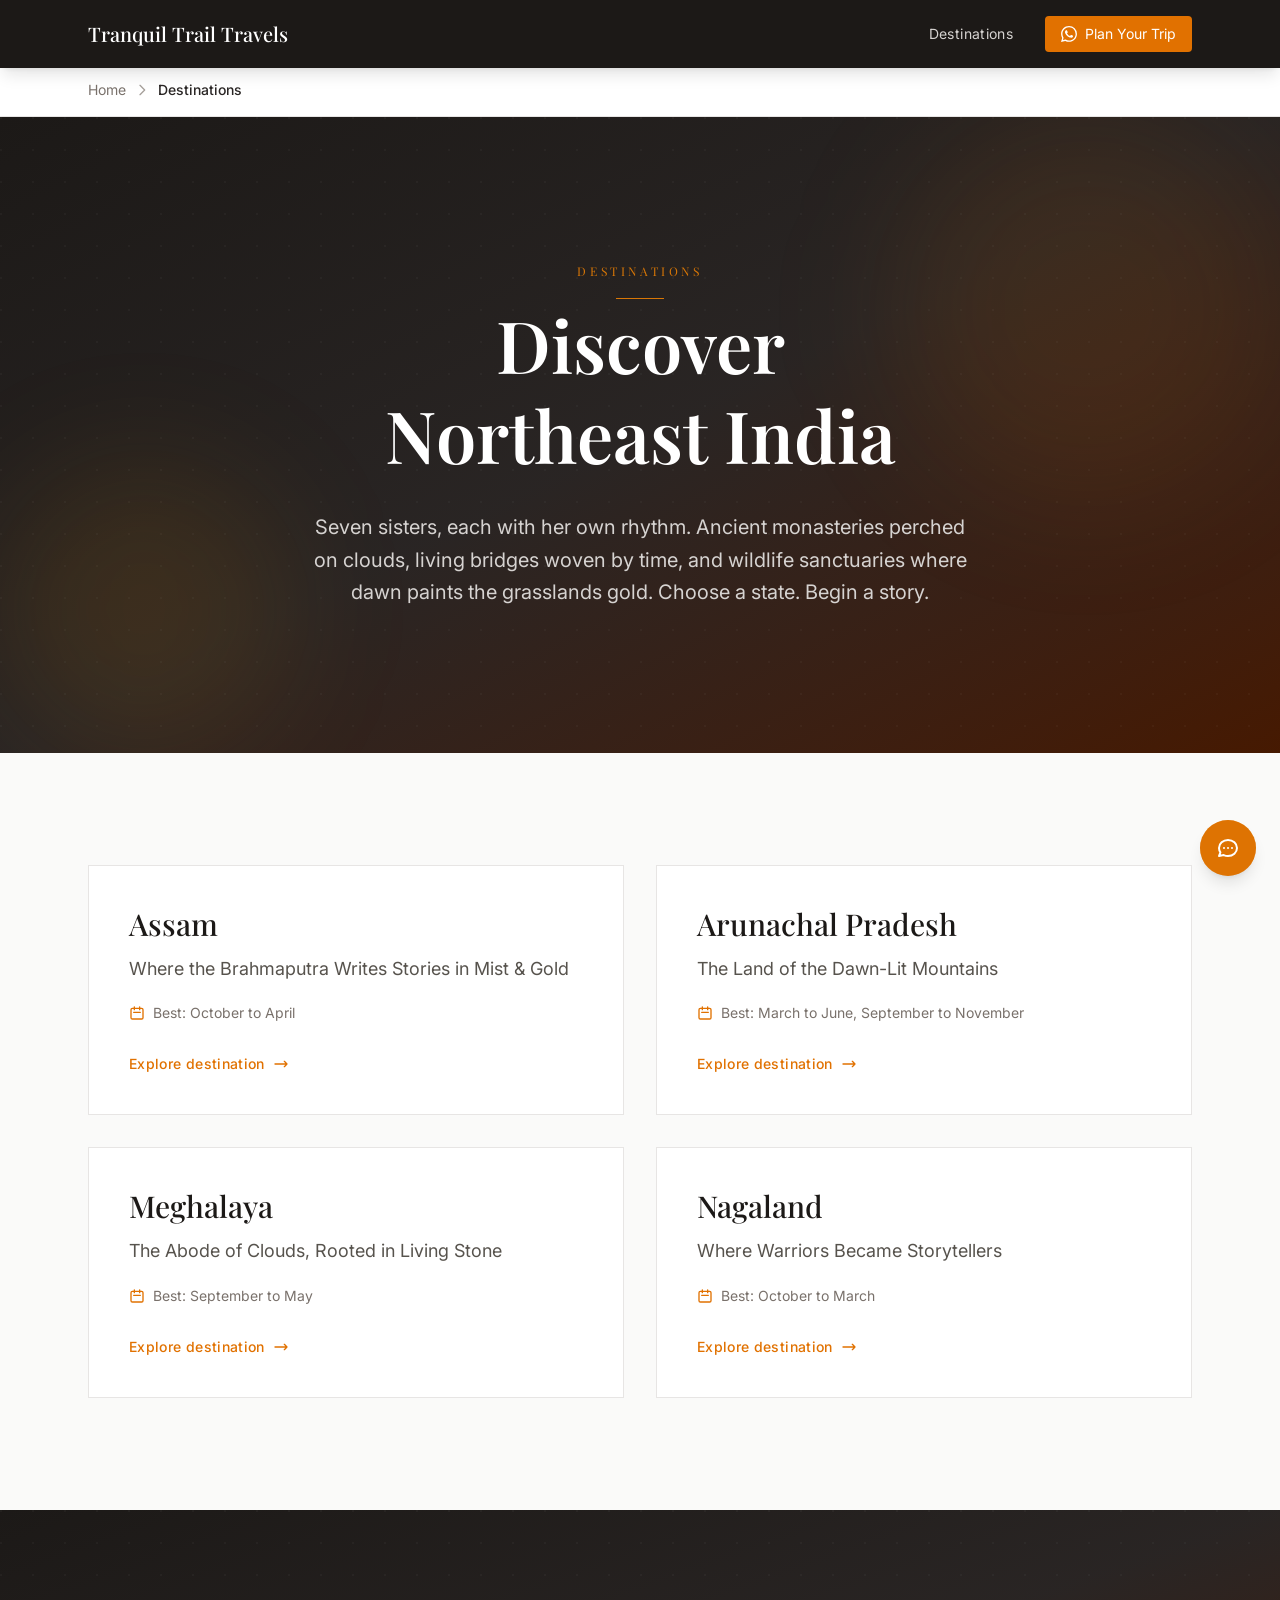
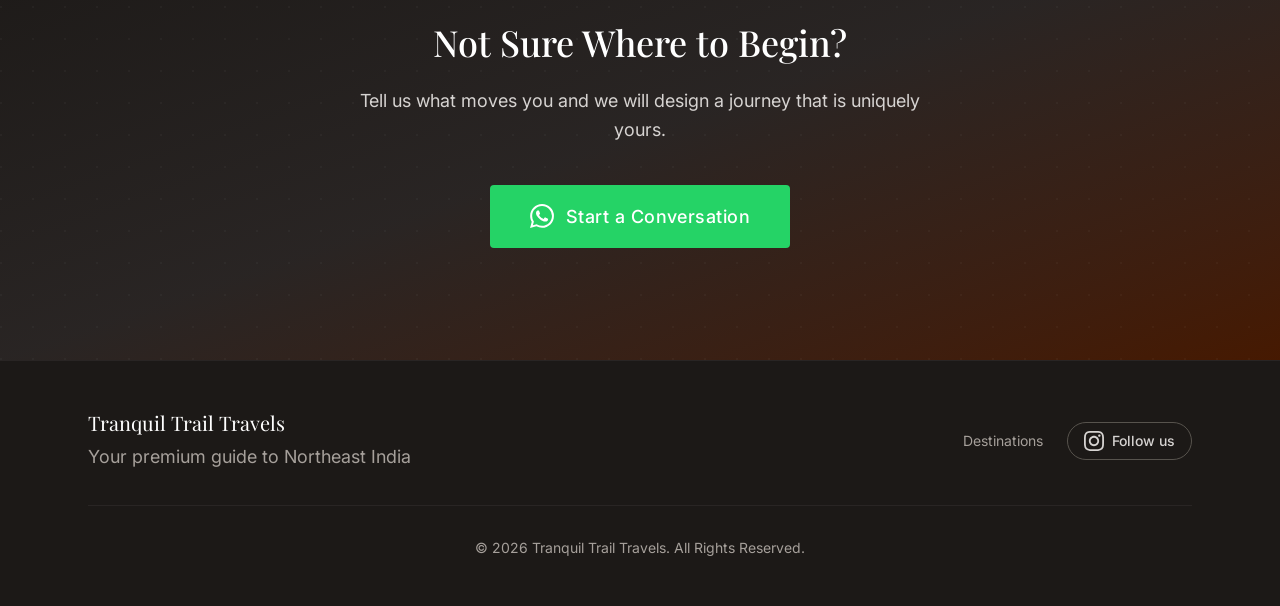
<file: destinations/index.html>
<!DOCTYPE html><html lang="en"> <head><meta charset="UTF-8"><meta name="viewport" content="width=device-width, initial-scale=1"><meta name="description" content="Discover curated journeys through Assam, Arunachal Pradesh, Meghalaya &#38; Nagaland. Premium travel experiences in Northeast India's most extraordinary landscapes."><meta name="generator" content="Astro v5.16.16"><!-- Canonical URL --><link rel="canonical" href="https://tranquiltrailtravels.com/destinations/"><!-- Favicons --><link rel="icon" type="image/svg+xml" href="/favicon.svg"><link rel="icon" type="image/x-icon" href="/favicon.ico"><!-- Open Graph --><meta property="og:type" content="website"><meta property="og:url" content="https://tranquiltrailtravels.com/destinations/"><meta property="og:title" content="Explore Northeast India Destinations | Tranquil Trail Travels"><meta property="og:description" content="Discover curated journeys through Assam, Arunachal Pradesh, Meghalaya &#38; Nagaland. Premium travel experiences in Northeast India's most extraordinary landscapes."><meta property="og:image" content="https://tranquiltrailtravels.com/og-image.jpg"><meta property="og:site_name" content="Tranquil Trail Travels"><meta property="og:locale" content="en_IN"><!-- Twitter Card --><meta name="twitter:card" content="summary_large_image"><meta name="twitter:title" content="Explore Northeast India Destinations | Tranquil Trail Travels"><meta name="twitter:description" content="Discover curated journeys through Assam, Arunachal Pradesh, Meghalaya &#38; Nagaland. Premium travel experiences in Northeast India's most extraordinary landscapes."><meta name="twitter:image" content="https://tranquiltrailtravels.com/og-image.jpg"><!-- JSON-LD Structured Data --><script type="application/ld+json">{"@context":"https://schema.org","@type":"TravelAgency","name":"Tranquil Trail Travels","url":"https://tranquiltrailtravels.com","description":"Premium customized travel itineraries for Northeast India — Assam, Arunachal Pradesh, Meghalaya & Nagaland. Luxury journeys crafted for the discerning traveler.","areaServed":[{"@type":"AdministrativeArea","name":"Assam"},{"@type":"AdministrativeArea","name":"Arunachal Pradesh"},{"@type":"AdministrativeArea","name":"Meghalaya"},{"@type":"AdministrativeArea","name":"Nagaland"}],"sameAs":["https://www.instagram.com/tranquil_trail_travels"]}</script><!-- Google Fonts: Playfair Display + Inter (optimized weights) --><link rel="preconnect" href="https://fonts.googleapis.com"><link rel="preconnect" href="https://fonts.gstatic.com" crossorigin><link rel="preconnect" href="https://images.unsplash.com" crossorigin><link href="https://fonts.googleapis.com/css2?family=Inter:wght@400;500&family=Playfair+Display:wght@500;600&display=swap" rel="stylesheet"><title>Explore Northeast India Destinations | Tranquil Trail Travels</title><link rel="stylesheet" href="/_astro/_id_.B1071GyY.css"></head> <body class="bg-stone-50 font-inter text-stone-800"> <!-- Site Navigation --> <header class="fixed top-0 left-0 right-0 z-50 transition-all duration-300 bg-stone-900 shadow-lg" id="site-header" data-hero="false"> <nav class="container max-w-6xl mx-auto px-6 py-4 flex items-center justify-between"> <a href="/" class="font-playfair text-lg md:text-xl font-medium text-white hover:text-amber-400 transition-colors">
Tranquil Trail Travels
</a> <div class="flex items-center gap-6 md:gap-8"> <a href="/destinations/" class="text-sm tracking-wide text-stone-300 hover:text-amber-400 transition-colors">Destinations</a> <a href="https://wa.me/916002324880?text=Hello!%20I'd%20like%20to%20plan%20a%20trip%20to%20Northeast%20India." target="_blank" rel="noopener noreferrer" class="hidden sm:inline-flex items-center gap-2 text-sm px-4 py-2 bg-amber-600 text-white hover:bg-amber-700 transition-colors rounded-sm"> <svg class="w-4 h-4" fill="currentColor" viewBox="0 0 24 24" aria-hidden="true"> <path d="M17.472 14.382c-.297-.149-1.758-.867-2.03-.967-.273-.099-.471-.148-.67.15-.197.297-.767.966-.94 1.164-.173.199-.347.223-.644.075-.297-.15-1.255-.463-2.39-1.475-.883-.788-1.48-1.761-1.653-2.059-.173-.297-.018-.458.13-.606.134-.133.298-.347.446-.52.149-.174.198-.298.298-.497.099-.198.05-.371-.025-.52-.075-.149-.669-1.612-.916-2.207-.242-.579-.487-.5-.669-.51-.173-.008-.371-.01-.57-.01-.198 0-.52.074-.792.372-.272.297-1.04 1.016-1.04 2.479 0 1.462 1.065 2.875 1.213 3.074.149.198 2.096 3.2 5.077 4.487.709.306 1.262.489 1.694.625.712.227 1.36.195 1.871.118.571-.085 1.758-.719 2.006-1.413.248-.694.248-1.289.173-1.413-.074-.124-.272-.198-.57-.347m-5.421 7.403h-.004a9.87 9.87 0 01-5.031-1.378l-.361-.214-3.741.982.998-3.648-.235-.374a9.86 9.86 0 01-1.51-5.26c.001-5.45 4.436-9.884 9.888-9.884 2.64 0 5.122 1.03 6.988 2.898a9.825 9.825 0 012.893 6.994c-.003 5.45-4.437 9.884-9.885 9.884m8.413-18.297A11.815 11.815 0 0012.05 0C5.495 0 .16 5.335.157 11.892c0 2.096.547 4.142 1.588 5.945L.057 24l6.305-1.654a11.882 11.882 0 005.683 1.448h.005c6.554 0 11.89-5.335 11.893-11.893a11.821 11.821 0 00-3.48-8.413z"></path> </svg>
Plan Your Trip
</a> </div> </nav> </header> <script type="module">const e=document.getElementById("site-header");if(e&&e.dataset.hero==="true"){const s=()=>{window.scrollY>50?e.classList.add("bg-stone-900/95","backdrop-blur-sm","shadow-lg"):e.classList.remove("bg-stone-900/95","backdrop-blur-sm","shadow-lg")};window.addEventListener("scroll",s,{passive:!0}),s()}</script> <div class="pt-16">  <main> <!-- Breadcrumbs --> <nav class="bg-white border-b border-stone-200" aria-label="Breadcrumb"> <div class="container max-w-6xl mx-auto px-6 py-4"> <ol class="flex flex-wrap items-center gap-x-2 gap-y-1 text-sm text-stone-500"> <li> <a href="/" class="hover:text-amber-600 transition-colors">Home</a> </li> <li aria-hidden="true"> <svg class="w-4 h-4 text-stone-400" fill="none" stroke="currentColor" viewBox="0 0 24 24"> <path stroke-linecap="round" stroke-linejoin="round" stroke-width="2" d="M9 5l7 7-7 7"></path> </svg> </li> <li> <span class="text-stone-800 font-medium" aria-current="page">Destinations</span> </li> </ol> </div> </nav> <!-- Hero Section --> <section class="relative py-24 md:py-36 overflow-hidden" aria-label="Destinations overview"> <!-- Background --> <div class="absolute inset-0 bg-gradient-to-br from-stone-900 via-stone-800 to-amber-950"></div> <!-- Subtle texture --> <div class="absolute inset-0 opacity-[0.03]" style="background-image: radial-gradient(circle at 1px 1px, white 1px, transparent 0); background-size: 32px 32px;"></div> <!-- Warm glow accents --> <div class="absolute top-0 right-0 w-96 h-96 bg-amber-600/10 rounded-full blur-3xl"></div> <div class="absolute bottom-0 left-0 w-72 h-72 bg-amber-500/10 rounded-full blur-3xl"></div> <div class="relative z-10 container max-w-4xl px-6 mx-auto text-center"> <p class="chapter-number mb-4 animate-fade-in" style="animation-delay: 0.2s;">Destinations</p> <div class="chapter-divider mb-10 animate-fade-in" style="animation-delay: 0.4s;"></div> <h1 class="font-playfair text-4xl sm:text-5xl md:text-6xl lg:text-7xl font-semibold text-white leading-tight animate-fade-in-up" style="animation-delay: 0.6s;">
Discover <br class="hidden sm:block">Northeast India
</h1> <p class="mt-8 text-stone-300 text-lg md:text-xl max-w-2xl mx-auto leading-relaxed animate-fade-in-up" style="animation-delay: 1s;">
Seven sisters, each with her own rhythm. Ancient monasteries perched on clouds, living bridges woven by time, and wildlife sanctuaries where dawn paints the grasslands gold. Choose a state. Begin a story.
</p> </div> </section> <!-- Destinations Grid --> <section class="py-20 md:py-28 bg-stone-50" aria-label="All destinations"> <div class="container max-w-6xl px-6 mx-auto"> <div class="grid gap-6 md:gap-8 sm:grid-cols-2"> <a href="/destinations/assam/" class="group block bg-white border border-stone-200 p-8 md:p-10 hover:border-amber-500/50 hover:shadow-lg transition-all duration-300 animate-on-scroll" style="transition-delay: 0ms"> <!-- State name --> <h2 class="font-playfair text-2xl md:text-3xl text-stone-900 font-medium group-hover:text-amber-700 transition-colors"> Assam </h2> <!-- Tagline --> <p class="mt-3 text-stone-600 leading-relaxed"> Where the Brahmaputra Writes Stories in Mist &amp; Gold </p> <!-- Best time badge --> <div class="mt-5 inline-flex items-center gap-2 text-sm text-stone-500"> <svg class="w-4 h-4 text-amber-600" fill="none" stroke="currentColor" viewBox="0 0 24 24" aria-hidden="true"> <path stroke-linecap="round" stroke-linejoin="round" stroke-width="2" d="M8 7V3m8 4V3m-9 8h10M5 21h14a2 2 0 002-2V7a2 2 0 00-2-2H5a2 2 0 00-2 2v12a2 2 0 002 2z"></path> </svg> <span>Best: October to April</span> </div> <!-- Arrow link --> <div class="mt-6 flex items-center gap-2 text-amber-600 group-hover:gap-3 transition-all duration-300"> <span class="text-sm font-medium tracking-wide">Explore destination</span> <svg class="w-4 h-4" fill="none" stroke="currentColor" viewBox="0 0 24 24" aria-hidden="true"> <path stroke-linecap="round" stroke-linejoin="round" stroke-width="2" d="M17 8l4 4m0 0l-4 4m4-4H3"></path> </svg> </div> </a><a href="/destinations/arunachal-pradesh/" class="group block bg-white border border-stone-200 p-8 md:p-10 hover:border-amber-500/50 hover:shadow-lg transition-all duration-300 animate-on-scroll" style="transition-delay: 100ms"> <!-- State name --> <h2 class="font-playfair text-2xl md:text-3xl text-stone-900 font-medium group-hover:text-amber-700 transition-colors"> Arunachal Pradesh </h2> <!-- Tagline --> <p class="mt-3 text-stone-600 leading-relaxed"> The Land of the Dawn-Lit Mountains </p> <!-- Best time badge --> <div class="mt-5 inline-flex items-center gap-2 text-sm text-stone-500"> <svg class="w-4 h-4 text-amber-600" fill="none" stroke="currentColor" viewBox="0 0 24 24" aria-hidden="true"> <path stroke-linecap="round" stroke-linejoin="round" stroke-width="2" d="M8 7V3m8 4V3m-9 8h10M5 21h14a2 2 0 002-2V7a2 2 0 00-2-2H5a2 2 0 00-2 2v12a2 2 0 002 2z"></path> </svg> <span>Best: March to June, September to November</span> </div> <!-- Arrow link --> <div class="mt-6 flex items-center gap-2 text-amber-600 group-hover:gap-3 transition-all duration-300"> <span class="text-sm font-medium tracking-wide">Explore destination</span> <svg class="w-4 h-4" fill="none" stroke="currentColor" viewBox="0 0 24 24" aria-hidden="true"> <path stroke-linecap="round" stroke-linejoin="round" stroke-width="2" d="M17 8l4 4m0 0l-4 4m4-4H3"></path> </svg> </div> </a><a href="/destinations/meghalaya/" class="group block bg-white border border-stone-200 p-8 md:p-10 hover:border-amber-500/50 hover:shadow-lg transition-all duration-300 animate-on-scroll" style="transition-delay: 200ms"> <!-- State name --> <h2 class="font-playfair text-2xl md:text-3xl text-stone-900 font-medium group-hover:text-amber-700 transition-colors"> Meghalaya </h2> <!-- Tagline --> <p class="mt-3 text-stone-600 leading-relaxed"> The Abode of Clouds, Rooted in Living Stone </p> <!-- Best time badge --> <div class="mt-5 inline-flex items-center gap-2 text-sm text-stone-500"> <svg class="w-4 h-4 text-amber-600" fill="none" stroke="currentColor" viewBox="0 0 24 24" aria-hidden="true"> <path stroke-linecap="round" stroke-linejoin="round" stroke-width="2" d="M8 7V3m8 4V3m-9 8h10M5 21h14a2 2 0 002-2V7a2 2 0 00-2-2H5a2 2 0 00-2 2v12a2 2 0 002 2z"></path> </svg> <span>Best: September to May</span> </div> <!-- Arrow link --> <div class="mt-6 flex items-center gap-2 text-amber-600 group-hover:gap-3 transition-all duration-300"> <span class="text-sm font-medium tracking-wide">Explore destination</span> <svg class="w-4 h-4" fill="none" stroke="currentColor" viewBox="0 0 24 24" aria-hidden="true"> <path stroke-linecap="round" stroke-linejoin="round" stroke-width="2" d="M17 8l4 4m0 0l-4 4m4-4H3"></path> </svg> </div> </a><a href="/destinations/nagaland/" class="group block bg-white border border-stone-200 p-8 md:p-10 hover:border-amber-500/50 hover:shadow-lg transition-all duration-300 animate-on-scroll" style="transition-delay: 300ms"> <!-- State name --> <h2 class="font-playfair text-2xl md:text-3xl text-stone-900 font-medium group-hover:text-amber-700 transition-colors"> Nagaland </h2> <!-- Tagline --> <p class="mt-3 text-stone-600 leading-relaxed"> Where Warriors Became Storytellers </p> <!-- Best time badge --> <div class="mt-5 inline-flex items-center gap-2 text-sm text-stone-500"> <svg class="w-4 h-4 text-amber-600" fill="none" stroke="currentColor" viewBox="0 0 24 24" aria-hidden="true"> <path stroke-linecap="round" stroke-linejoin="round" stroke-width="2" d="M8 7V3m8 4V3m-9 8h10M5 21h14a2 2 0 002-2V7a2 2 0 00-2-2H5a2 2 0 00-2 2v12a2 2 0 002 2z"></path> </svg> <span>Best: October to March</span> </div> <!-- Arrow link --> <div class="mt-6 flex items-center gap-2 text-amber-600 group-hover:gap-3 transition-all duration-300"> <span class="text-sm font-medium tracking-wide">Explore destination</span> <svg class="w-4 h-4" fill="none" stroke="currentColor" viewBox="0 0 24 24" aria-hidden="true"> <path stroke-linecap="round" stroke-linejoin="round" stroke-width="2" d="M17 8l4 4m0 0l-4 4m4-4H3"></path> </svg> </div> </a> </div> </div> </section> <!-- CTA Section --> <section class="relative py-20 md:py-28 overflow-hidden" aria-label="Start your journey"> <div class="absolute inset-0 bg-gradient-to-br from-stone-900 via-stone-800 to-amber-950"></div> <div class="absolute inset-0 opacity-[0.03]" style="background-image: radial-gradient(circle at 1px 1px, white 1px, transparent 0); background-size: 32px 32px;"></div> <div class="relative z-10 container max-w-3xl px-6 mx-auto text-center"> <h2 class="font-playfair text-3xl md:text-4xl text-white font-medium animate-on-scroll">
Not Sure Where to Begin?
</h2> <p class="mt-6 text-stone-300 text-lg max-w-xl mx-auto leading-relaxed animate-on-scroll delay-100">
Tell us what moves you and we will design a journey that is uniquely yours.
</p> <div class="mt-10 animate-on-scroll delay-200"> <a href="https://wa.me/916002324880?text=Hello!%20I'd%20love%20to%20explore%20Northeast%20India.%20Could%20you%20help%20me%20choose%20a%20destination%3F" target="_blank" rel="noopener noreferrer" class="whatsapp-btn" aria-label="Start a conversation on WhatsApp"> <svg class="w-6 h-6" fill="currentColor" viewBox="0 0 24 24" aria-hidden="true"> <path d="M17.472 14.382c-.297-.149-1.758-.867-2.03-.967-.273-.099-.471-.148-.67.15-.197.297-.767.966-.94 1.164-.173.199-.347.223-.644.075-.297-.15-1.255-.463-2.39-1.475-.883-.788-1.48-1.761-1.653-2.059-.173-.297-.018-.458.13-.606.134-.133.298-.347.446-.52.149-.174.198-.298.298-.497.099-.198.05-.371-.025-.52-.075-.149-.669-1.612-.916-2.207-.242-.579-.487-.5-.669-.51-.173-.008-.371-.01-.57-.01-.198 0-.52.074-.792.372-.272.297-1.04 1.016-1.04 2.479 0 1.462 1.065 2.875 1.213 3.074.149.198 2.096 3.2 5.077 4.487.709.306 1.262.489 1.694.625.712.227 1.36.195 1.871.118.571-.085 1.758-.719 2.006-1.413.248-.694.248-1.289.173-1.413-.074-.124-.272-.198-.57-.347m-5.421 7.403h-.004a9.87 9.87 0 01-5.031-1.378l-.361-.214-3.741.982.998-3.648-.235-.374a9.86 9.86 0 01-1.51-5.26c.001-5.45 4.436-9.884 9.888-9.884 2.64 0 5.122 1.03 6.988 2.898a9.825 9.825 0 012.893 6.994c-.003 5.45-4.437 9.884-9.885 9.884m8.413-18.297A11.815 11.815 0 0012.05 0C5.495 0 .16 5.335.157 11.892c0 2.096.547 4.142 1.588 5.945L.057 24l6.305-1.654a11.882 11.882 0 005.683 1.448h.005c6.554 0 11.89-5.335 11.893-11.893a11.821 11.821 0 00-3.48-8.413z"></path> </svg> <span>Start a Conversation</span> </a> </div> </div> </section> </main>  <script type="module">const s=new IntersectionObserver(e=>{e.forEach(r=>{r.isIntersecting&&r.target.classList.add("is-visible")})},{threshold:.1,rootMargin:"0px 0px -50px 0px"});document.querySelectorAll(".animate-on-scroll, .chapter-reveal, .text-reveal, .scale-reveal").forEach(e=>{s.observe(e)});</script>  </div> <!-- Site Footer --> <footer class="py-12 bg-stone-900 text-stone-400 border-t border-stone-800"> <div class="container max-w-6xl mx-auto px-6"> <div class="flex flex-col md:flex-row justify-between items-center gap-6"> <div class="text-center md:text-left"> <p class="font-playfair text-white text-xl">Tranquil Trail Travels</p> <p class="mt-1">Your premium guide to Northeast India</p> </div> <div class="flex items-center gap-4 md:gap-6"> <a href="/destinations/" class="text-sm text-stone-400 hover:text-amber-500 transition-colors">Destinations</a> <a href="https://www.instagram.com/tranquil_trail_travels" target="_blank" rel="noopener noreferrer" aria-label="Follow us on Instagram" class="flex items-center gap-2 px-4 py-2 border border-stone-600 rounded-full text-stone-300 hover:border-amber-500 hover:text-amber-500 transition-all duration-300"> <svg aria-hidden="true" class="w-5 h-5" fill="currentColor" viewBox="0 0 24 24"> <path d="M12 2.163c3.204 0 3.584.012 4.85.07 3.252.148 4.771 1.691 4.919 4.919.058 1.265.069 1.645.069 4.849 0 3.205-.012 3.584-.069 4.849-.149 3.225-1.664 4.771-4.919 4.919-1.266.058-1.644.07-4.85.07-3.204 0-3.584-.012-4.849-.07-3.26-.149-4.771-1.699-4.919-4.92-.058-1.265-.07-1.644-.07-4.849 0-3.204.013-3.583.07-4.849.149-3.227 1.664-4.771 4.919-4.919 1.266-.057 1.645-.069 4.849-.069zm0-2.163c-3.259 0-3.667.014-4.947.072-4.358.2-6.78 2.618-6.98 6.98-.059 1.281-.073 1.689-.073 4.948 0 3.259.014 3.668.072 4.948.2 4.358 2.618 6.78 6.98 6.98 1.281.058 1.689.072 4.948.072 3.259 0 3.668-.014 4.948-.072 4.354-.2 6.782-2.618 6.979-6.98.059-1.28.073-1.689.073-4.948 0-3.259-.014-3.667-.072-4.947-.196-4.354-2.617-6.78-6.979-6.98-1.281-.059-1.69-.073-4.949-.073zm0 5.838c-3.403 0-6.162 2.759-6.162 6.162s2.759 6.163 6.162 6.163 6.162-2.759 6.162-6.163c0-3.403-2.759-6.162-6.162-6.162zm0 10.162c-2.209 0-4-1.79-4-4 0-2.209 1.791-4 4-4s4 1.791 4 4c0 2.21-1.791 4-4 4zm6.406-11.845c-.796 0-1.441.645-1.441 1.44s.645 1.44 1.441 1.44c.795 0 1.439-.645 1.439-1.44s-.644-1.44-1.439-1.44z"></path> </svg> <span class="text-sm font-medium">Follow us</span> </a> </div> </div> <div class="mt-8 pt-8 border-t border-stone-800 text-center text-sm"> <p>&copy; 2026 Tranquil Trail Travels. All Rights Reserved.</p> </div> </div> </footer> <!-- Chat Bubble Button --><button id="chat-bubble" class="chat-bubble fixed bottom-6 right-6 z-50 bg-amber-600 hover:bg-amber-700 rounded-full p-4 shadow-lg cursor-pointer transition-all duration-300" aria-label="Open contact form"> <span class="chat-pulse"></span> <svg class="w-6 h-6 text-white relative z-10" fill="none" stroke="currentColor" viewBox="0 0 24 24"> <path stroke-linecap="round" stroke-linejoin="round" stroke-width="2" d="M8 12h.01M12 12h.01M16 12h.01M21 12c0 4.418-4.03 8-9 8a9.863 9.863 0 01-4.255-.949L3 20l1.395-3.72C3.512 15.042 3 13.574 3 12c0-4.418 4.03-8 9-8s9 3.582 9 8z"></path> </svg> </button> <!-- Chat Panel --> <div id="chat-panel" class="fixed bottom-24 left-4 right-4 sm:left-auto sm:right-6 z-50 sm:w-80 bg-white rounded-xl shadow-2xl border border-stone-200 hidden"> <!-- Header --> <div class="bg-amber-600 text-white px-4 py-3 rounded-t-xl flex items-center justify-between"> <h3 class="font-playfair text-lg font-medium">Let's Connect</h3> <button id="chat-close" class="hover:bg-amber-700 rounded-full p-1 transition-colors" aria-label="Close"> <svg class="w-5 h-5" fill="none" stroke="currentColor" viewBox="0 0 24 24"> <path stroke-linecap="round" stroke-linejoin="round" stroke-width="2" d="M6 18L18 6M6 6l12 12"></path> </svg> </button> </div> <!-- Form --> <form id="chat-form" class="p-4 space-y-4"> <p class="text-stone-600 text-sm">Share your details and we'll reach out to plan your journey.</p> <div> <label for="chat-name" class="block text-sm font-medium text-stone-700 mb-1">Name</label> <input type="text" id="chat-name" name="name" required placeholder="Your name" class="w-full px-4 py-3 border border-stone-300 rounded-lg focus:ring-2 focus:ring-amber-500 focus:border-amber-500 outline-none transition-all"> </div> <div> <label for="chat-phone" class="block text-sm font-medium text-stone-700 mb-1">Phone</label> <input type="tel" id="chat-phone" name="phone" required placeholder="Your phone number" class="w-full px-4 py-3 border border-stone-300 rounded-lg focus:ring-2 focus:ring-amber-500 focus:border-amber-500 outline-none transition-all"> </div> <button type="submit" class="w-full bg-amber-600 hover:bg-amber-700 text-white font-medium py-3 rounded-lg transition-colors duration-300">
Connect with us
</button> </form> <!-- Success Message --> <div id="chat-success" class="p-6 text-center hidden"> <div class="w-16 h-16 mx-auto mb-4 rounded-full bg-green-100 flex items-center justify-center"> <svg class="w-8 h-8 text-green-600" fill="none" stroke="currentColor" viewBox="0 0 24 24"> <path stroke-linecap="round" stroke-linejoin="round" stroke-width="2" d="M5 13l4 4L19 7"></path> </svg> </div> <h4 class="font-playfair text-lg text-stone-900 font-medium">Thank you!</h4> <p class="text-stone-600 mt-2">We'll connect with you shortly.</p> </div> </div> <script type="module">const o=document.getElementById("chat-bubble"),e=document.getElementById("chat-panel"),h=document.getElementById("chat-close"),n=document.getElementById("chat-form"),s=document.getElementById("chat-success"),u=document.getElementById("chat-name"),r=document.getElementById("chat-phone");function L(){e?.classList.remove("hidden"),e?.classList.add("chat-panel-enter")}function a(){e?.classList.add("hidden"),e?.classList.remove("chat-panel-enter")}o?.addEventListener("click",()=>{e?.classList.contains("hidden")?L():a()});h?.addEventListener("click",a);document.addEventListener("click",c=>{const t=c.target;!e?.contains(t)&&!o?.contains(t)&&a()});n?.addEventListener("submit",c=>{c.preventDefault();const t=u?.value||"",d=r?.value||"",l=encodeURIComponent(`New Contact Request from ${t}`),i=encodeURIComponent(`Name: ${t}
Phone: ${d}

Please contact me about travel packages.`),m=`mailto:tranquiltrailtravels@gmail.com?subject=${l}&body=${i}`;window.location.href=m,n?.classList.add("hidden"),s?.classList.remove("hidden"),setTimeout(()=>{n?.reset(),n?.classList.remove("hidden"),s?.classList.add("hidden")},5e3)});</script> </body></html>
</file>
